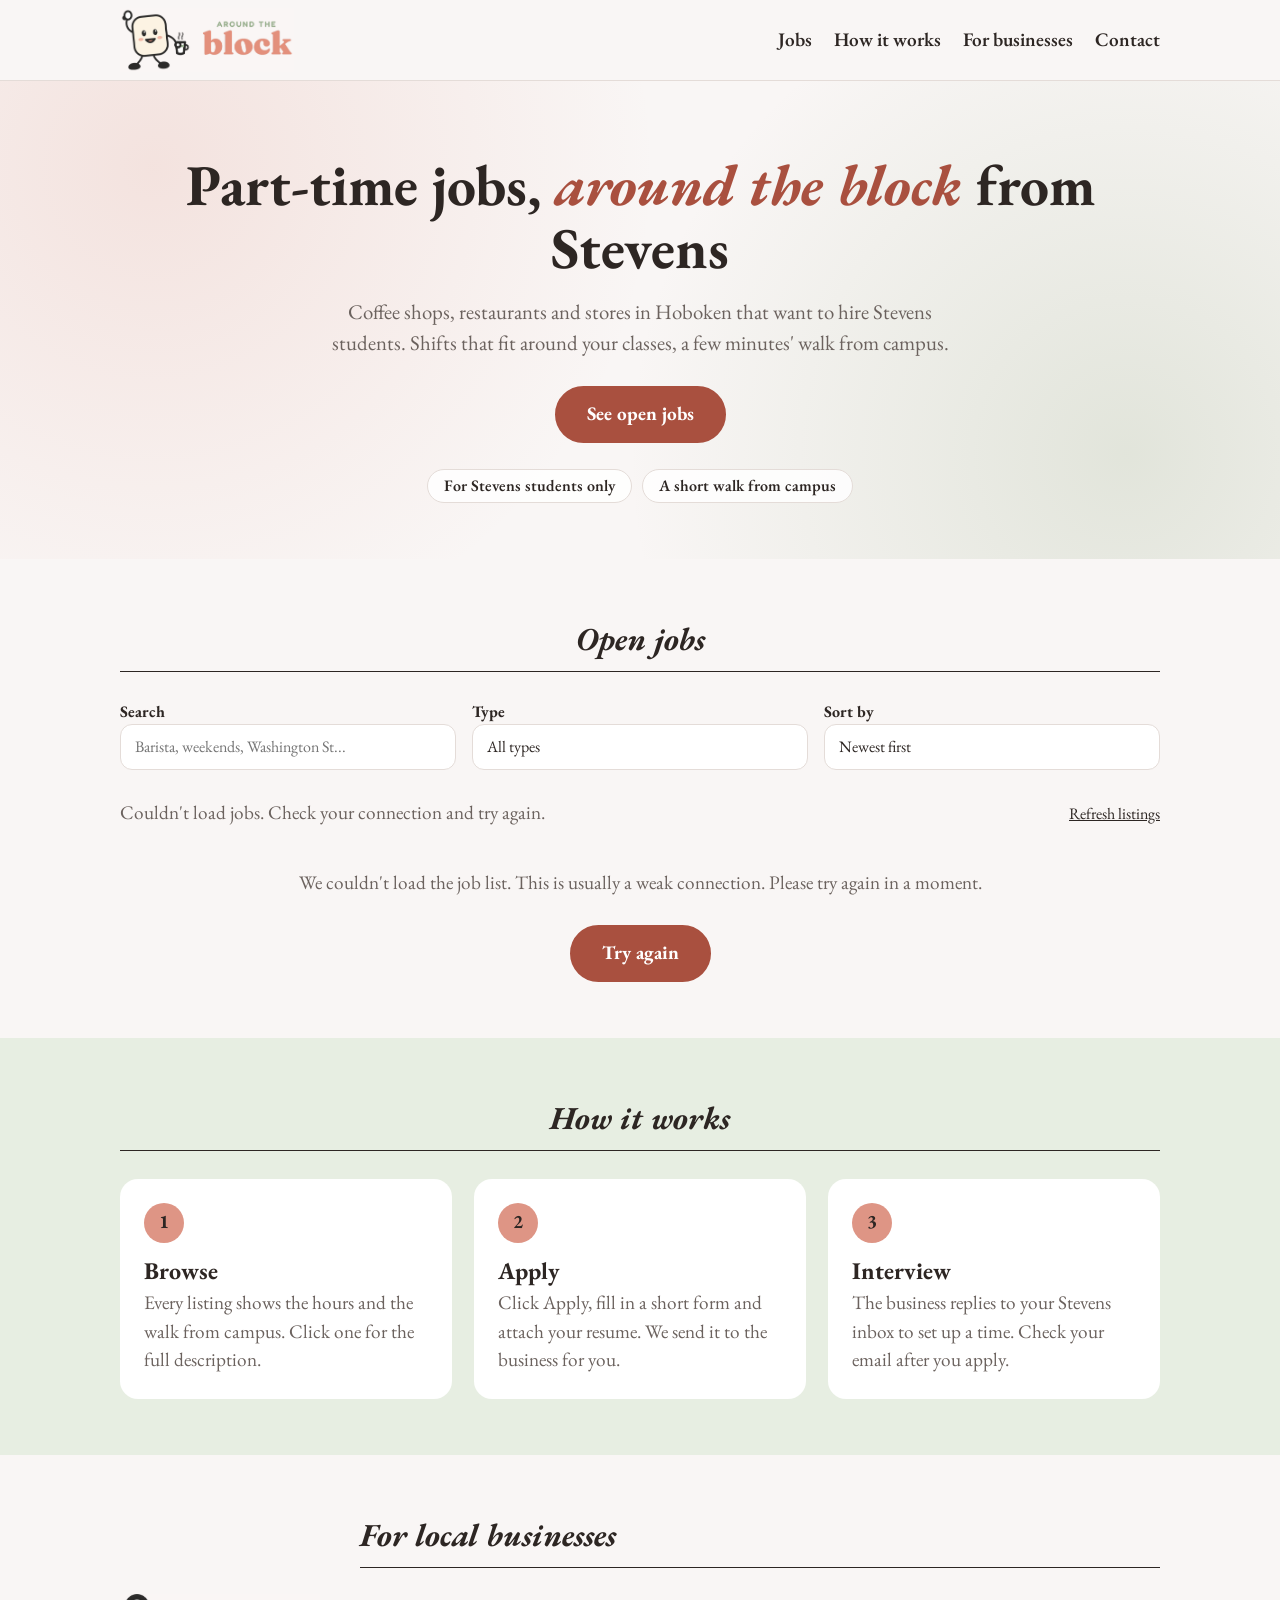
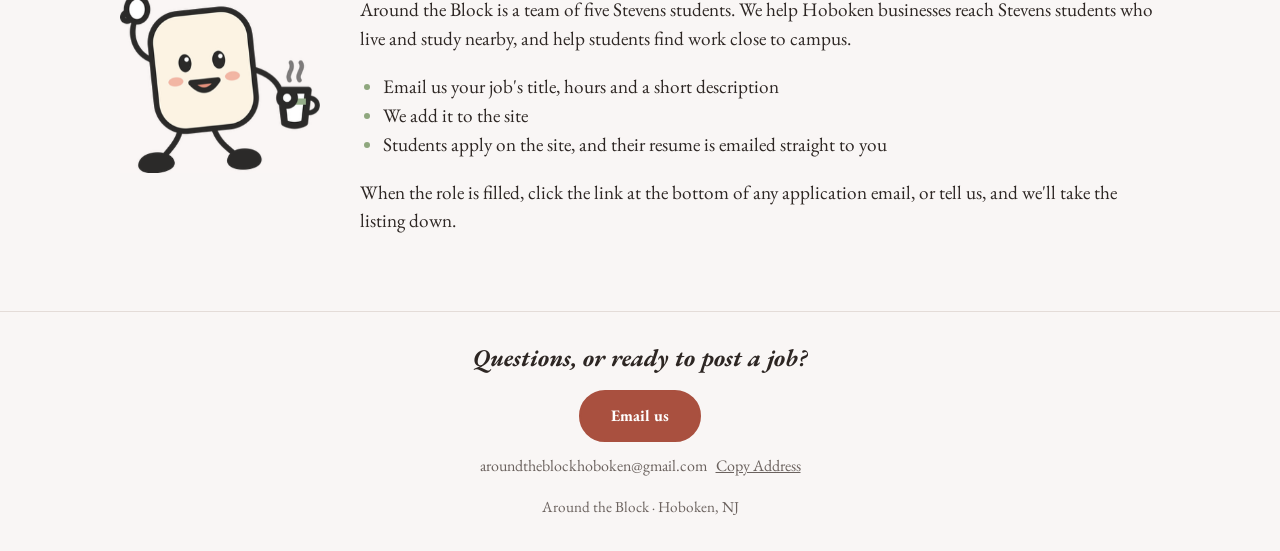
<file: index.html>
<!doctype html>
<html lang="en">
<head>
  <meta charset="utf-8">
  <meta name="viewport" content="width=device-width, initial-scale=1">
  <title>Around the Block | Part-time jobs near Stevens</title>
  <meta name="description" content="Part-time jobs at Hoboken coffee shops, restaurants and stores, a short walk from Stevens.">
  <meta property="og:title" content="Around the Block | Part-time jobs near Stevens">
  <meta property="og:description" content="Part-time jobs at Hoboken businesses, a short walk from campus.">
  <meta property="og:type" content="website">
  <meta property="og:url" content="https://aroundtheblockhoboken.com/">
  <meta property="og:site_name" content="Around the Block">
  <meta property="og:image" content="https://aroundtheblockhoboken.com/logo.png">
  <meta property="og:image:alt" content="Around the Block logo">
  <meta name="twitter:card" content="summary">
  <meta name="twitter:title" content="Around the Block | Part-time jobs near Stevens">
  <meta name="twitter:image" content="https://aroundtheblockhoboken.com/logo.png">
  <link rel="canonical" href="https://aroundtheblockhoboken.com/">
  <meta name="theme-color" content="#F9F6F5">
  <link rel="icon" href="mascot.png">
  <link rel="apple-touch-icon" href="mascot.png">
  <link rel="preconnect" href="https://fonts.googleapis.com">
  <link rel="preconnect" href="https://fonts.gstatic.com" crossorigin>
  <link href="https://fonts.googleapis.com/css2?family=EB+Garamond:ital,wght@0,400;0,600;0,700;1,400;1,600&display=swap" rel="stylesheet">
  <link rel="stylesheet" href="style.css?v=34">
</head>
<body>
  <a class="skip" href="#jobs">Skip to job listings</a>

  <header class="site-header">
    <div class="wrap header-row">
      <a href="./" class="brand" aria-label="Around the Block home">
        <img src="logo.png" alt="Around the Block" class="logo">
      </a>
      <nav aria-label="Main">
        <a href="#jobs">Jobs</a>
        <a href="#how">How it works</a>
        <a href="#businesses">For businesses</a>
        <a href="#contact">Contact</a>
      </nav>
    </div>
  </header>

  <main>
    <section class="hero">
      <div class="wrap">
        <h1>Part-time jobs, <em>around the block</em> from Stevens</h1>
        <p class="lead">Coffee shops, restaurants and stores in Hoboken that want to hire Stevens students. Shifts that fit around your classes, a few minutes' walk from campus.</p>
        <a class="btn" href="#jobs">See open jobs</a>
        <ul class="trust">
          <li>For Stevens students only</li>
          <li>A short walk from campus</li>
        </ul>
      </div>
    </section>

    <section id="jobs" class="section" aria-labelledby="jobs-title">
      <div class="wrap">
        <h2 id="jobs-title" class="section-title">Open jobs</h2>

        <div class="filters" role="search">
          <label class="field">
            <span>Search</span>
            <input id="q" type="search" placeholder="Barista, weekends, Washington St..." autocomplete="off">
          </label>
          <label class="field">
            <span>Type</span>
            <select id="type"><option value="">All types</option></select>
          </label>
          <label class="field">
            <span>Sort by</span>
            <select id="sort">
              <option value="new">Newest first</option>
              <option value="soon">Closing soonest</option>
              <option value="close">Closest to campus</option>
            </select>
          </label>
        </div>

        <div id="chips" class="chips" role="group" aria-label="Quick filters"></div>

        <div class="status-row">
          <p id="status" class="status" role="status" aria-live="polite">Loading jobs…</p>
          <button type="button" id="refresh" class="linklike">Refresh listings</button>
        </div>
        <noscript><p class="status">Turn on JavaScript to see the job listings.</p></noscript>
        <div id="list" class="grid"></div>
      </div>
    </section>

    <section id="how" class="section alt" aria-labelledby="how-title">
      <div class="wrap">
        <h2 id="how-title" class="section-title">How it works</h2>
        <ol class="steps">
          <li><strong>Browse</strong><span>Every listing shows the hours and the walk from campus. Click one for the full description.</span></li>
          <li><strong>Apply</strong><span>Click Apply and a ready-made email opens in your Stevens Outlook. Add your details, attach your resume and send.</span></li>
          <li><strong>Interview</strong><span>The business replies to your Stevens inbox to set up a time. Check your email after you apply.</span></li>
        </ol>
      </div>
    </section>

    <section id="businesses" class="section" aria-labelledby="biz-title">
      <div class="wrap biz">
          <img src="mascot.png" alt="" class="mascot" width="200">
          <div>
            <h2 id="biz-title" class="section-title left">For local businesses</h2>
            <p>Around the Block is a team of five Stevens students. We help Hoboken businesses reach Stevens students who live and study nearby, and help students find work close to campus.</p>
            <ul class="ticks">
              <li>Email us your job's title, hours and a short description</li>
              <li>We add it to the site</li>
              <li>Students apply on the site, and their resume is emailed straight to you</li>
            </ul>
            <p>When the role is filled, click the link at the bottom of any application email, or tell us, and we'll take the listing down.</p>
          </div>
      </div>
    </section>
  </main>

  <footer id="contact" class="site-footer">
    <div class="wrap">
      <h2 class="foot-title">Questions, or ready to post a job?</h2>
      <a class="btn" id="contact-btn" href="mailto:">Email us</a>
      <p class="addr-line"><span class="contact-addr"></span> <button type="button" class="linklike copy-addr">Copy Address</button></p>
      <p class="foot-small">Around the Block · Hoboken, NJ</p>
    </div>
  </footer>

  <!-- Job detail window. app.js fills #dialog-body when a listing is clicked. -->
  <dialog id="job-dialog" aria-labelledby="dialog-title">
    <div class="d-inner">
      <button type="button" class="d-close" id="dialog-close" aria-label="Close job details">&times;</button>
      <div id="dialog-body"></div>
    </div>
  </dialog>

  <script src="config.js?v=31"></script>
  <script src="app.js?v=34"></script>
  <script data-goatcounter="https://aroundtheblockhoboken.goatcounter.com/count" async src="//gc.zgo.at/count.js"></script>
</body>
</html>
</file>
<file: style.css>
/* =====================================================================
   style.css | Around the Block
   Original look: cream background, warm dark text, coral + sage, EB Garamond.
   Small improvements are marked [NEW].
   ===================================================================== */
:root {
  --bg: #F9F6F5; --card: #FFFFFF; --ink: #2D2623; --muted: #6B625E;
  --coral: #DE9585; --coral-dark: #A9503F;
  --sage: #8FA77E; --sage-light: #E7EEE2; --line: #E4DCD8; --radius: 18px;
}
* { box-sizing: border-box; }
html { scroll-behavior: smooth; -webkit-text-size-adjust: 100%; }
@media (prefers-reduced-motion: reduce) { html { scroll-behavior: auto; } .card { transition: none; } .card:hover { transform: none; } }
body { margin: 0; background: var(--bg); color: var(--ink); font-family: "EB Garamond", Georgia, serif; font-size: 1.2rem; line-height: 1.5; }
body.modal-open { overflow: hidden; }
dialog:not([open]) { display: none; }
img { max-width: 100%; height: auto; }
a { color: var(--coral-dark); }
.wrap { max-width: 1080px; margin: 0 auto; padding: 0 20px; }
.skip { position: absolute; left: -999px; }
.skip:focus { left: 16px; top: 16px; background: var(--ink); color: #fff; padding: 8px 14px; border-radius: 8px; z-index: 10; }
:focus-visible { outline: 3px solid var(--sage); outline-offset: 3px; }

/* Header */
.site-header { background: var(--bg); border-bottom: 1px solid var(--line); position: sticky; top: 0; z-index: 5; }
.header-row { display: flex; align-items: center; justify-content: space-between; gap: 16px; padding-top: 8px; padding-bottom: 8px; }
.logo { height: 64px; width: auto; display: block; }
nav { display: flex; gap: 22px; flex-wrap: wrap; }
nav a { color: var(--ink); text-decoration: none; font-weight: 600; }
nav a:hover { color: var(--coral-dark); }

/* Hero */
.hero { padding: 72px 0 56px; text-align: center; background: radial-gradient(circle at 12% 18%, rgba(222,149,133,.20), transparent 42%), radial-gradient(circle at 88% 78%, rgba(143,167,126,.22), transparent 42%); }
.hero h1 { font-size: clamp(2.2rem, 5vw, 3.6rem); line-height: 1.1; margin: 0 0 16px; font-weight: 700; }
.hero h1 em { color: var(--coral-dark); }
.lead { max-width: 620px; margin: 0 auto 28px; color: var(--muted); font-size: 1.3rem; }

.trust { list-style: none; display: flex; gap: 10px; flex-wrap: wrap; justify-content: center; margin: 26px 0 0; padding: 0; }
.trust li { background: rgba(255,255,255,.85); border: 1px solid var(--line); border-radius: 999px; padding: 4px 16px; font-size: 1rem; font-weight: 600; }

/* Buttons */
.btn { display: inline-block; background: var(--coral-dark); color: #fff; text-decoration: none; font-weight: 700; padding: 12px 30px; border-radius: 999px; border: 2px solid var(--coral-dark); font: inherit; font-weight: 700; cursor: pointer; text-align: center; }
.btn:hover { background: #8E4033; border-color: #8E4033; }
.btn.ghost { background: transparent; color: var(--coral-dark); }
.btn.ghost:hover { background: var(--coral-dark); color: #fff; }

/* Sections */
.section { padding: 56px 0; }
.section.alt { background: var(--sage-light); }
.section-title { text-align: center; font-style: italic; font-weight: 700; font-size: 2rem; margin: 0 0 28px; padding-bottom: 8px; border-bottom: 1.5px solid var(--ink); }
.section-title.left { text-align: left; }

/* Filters */
.filters { display: flex; gap: 16px; flex-wrap: wrap; margin-bottom: 12px; }
.field { display: flex; flex-direction: column; font-weight: 700; font-size: 1rem; flex: 1 1 200px; }   /* [NEW] bold labels */
.field input, .field select { -webkit-appearance: none; appearance: none; min-height: 46px; font: inherit; font-weight: 400; padding: 10px 14px; border: 1.5px solid var(--line); border-radius: 12px; background: #fff; color: var(--ink); }
.status-row { display: flex; align-items: baseline; justify-content: space-between; gap: 12px; flex-wrap: wrap; margin: 0 0 18px; }
.status { color: var(--muted); margin: 0; }
.status-row .linklike { font-size: 1rem; padding: 6px 0; }

/* Job cards */
.grid { display: grid; grid-template-columns: repeat(auto-fill, minmax(280px, 1fr)); gap: 22px; }
.card { background: var(--card); border: 1.5px solid var(--line); border-radius: var(--radius); padding: 24px; display: flex; flex-direction: column; box-shadow: 0 2px 6px rgba(45,38,35,.06); cursor: pointer; transition: border-color .15s, box-shadow .15s, transform .15s; }
.card:hover { border-color: var(--coral); box-shadow: 0 8px 20px rgba(45,38,35,.12); transform: translateY(-2px); }
.card h3 { margin: 0; font-size: 1.7rem; line-height: 1.2; font-weight: 700; }                            /* [NEW] slightly larger, bold role */
.card-link { color: var(--ink); text-decoration: none; }
.card-link:hover { color: var(--coral-dark); text-decoration: underline; }
.where { margin: 4px 0 14px; color: var(--muted); font-style: italic; }
.card .meta { margin: 0 0 6px; }
.row { display: flex; gap: 10px; align-items: flex-start; }
.ico { flex: none; width: 1.15em; height: 1.15em; margin-top: .18em; color: var(--coral-dark); }
.ico svg { width: 100%; height: 100%; stroke: currentColor; fill: none; stroke-width: 1.8; stroke-linecap: round; stroke-linejoin: round; }
.pay { font-weight: 700; color: var(--coral-dark); }                                                      /* [NEW] pay stands out */
.tags { display: flex; gap: 8px; flex-wrap: wrap; margin-bottom: 12px; }
.tag { background: var(--sage-light); color: #3F5434; border-radius: 999px; padding: 2px 12px; font-size: .95rem; font-weight: 600; }
.card .btn { margin-top: auto; }
.card .spacer { flex: 1; min-height: 14px; }
.card .posted { color: var(--muted); font-size: .95rem; margin: 10px 0 0; text-align: center; }
.empty { text-align: center; color: var(--muted); grid-column: 1 / -1; }
.empty .btn { margin-top: 8px; }

/* [NEW] Job detail window */
dialog { border: 0; padding: 0; border-radius: var(--radius); width: min(640px, calc(100% - 24px)); max-height: calc(100% - 24px); background: var(--card); color: var(--ink); box-shadow: 0 20px 60px rgba(45,38,35,.35); }
dialog::backdrop { background: rgba(45,38,35,.55); }
.d-inner { padding: 32px; position: relative; }
.d-close { position: absolute; top: 12px; right: 12px; width: 44px; height: 44px; border-radius: 50%; border: 1.5px solid var(--line); background: #fff; font-size: 1.6rem; line-height: 1; cursor: pointer; color: var(--ink); }
.d-close:hover { background: var(--sage-light); }
.d-head h2 { margin: 0 44px 0 0; font-size: 2.2rem; line-height: 1.1; font-weight: 700; }
.facts { display: grid; grid-template-columns: repeat(auto-fit, minmax(150px, 1fr)); gap: 12px; margin: 18px 0; }
.facts div { background: var(--bg); border-radius: 12px; padding: 10px 14px; }
.facts dt { font-size: .95rem; color: var(--muted); }
.facts dd { margin: 0; font-weight: 700; }
.d-apply { margin: 22px 0; padding: 20px; background: var(--sage-light); border-radius: 14px; }
.d-apply h3 { margin: 0 0 6px; font-size: 1.4rem; }
.d-apply .btn { margin-top: 6px; }
.apply-note { color: var(--muted); font-size: 1rem; margin: 10px 0 0; max-width: 62ch; }
.d-desc h3 { margin: 0 0 6px; font-size: 1.4rem; }
.d-desc p { margin: 0 0 10px; max-width: 62ch; }
.msg-preview { margin-top: 14px; font-size: 1rem; }
.msg-preview summary { cursor: pointer; font-weight: 700; color: var(--coral-dark); padding: 6px 0; }
.msg-preview pre { white-space: pre-wrap; word-wrap: break-word; font: inherit; font-size: .98rem; background: #fff; border: 1px solid var(--line); border-radius: 12px; padding: 12px 14px; margin: 8px 0 10px; }
.btn.small { padding: 8px 18px; font-size: 1rem; }
.d-actions { display: flex; gap: 12px; flex-wrap: wrap; margin-top: 22px; }

/* [NEW] Basic pop-up for older iPhones/iPads that lack <dialog> */
dialog.dlg-fallback[open] { position: fixed; top: 50%; left: 50%; transform: translate(-50%, -50%); margin: 0; z-index: 100; overflow-y: auto; box-shadow: 0 0 0 100vmax rgba(45,38,35,.55); }

/* How it works */
.steps { list-style: none; counter-reset: s; padding: 0; margin: 0; display: grid; grid-template-columns: repeat(auto-fit, minmax(220px, 1fr)); gap: 22px; }
.steps li { counter-increment: s; background: #fff; border-radius: var(--radius); padding: 24px; }
.steps li::before { content: counter(s); display: inline-grid; place-items: center; width: 40px; height: 40px; border-radius: 50%; background: var(--coral); color: var(--ink); font-weight: 700; margin-bottom: 10px; }
.steps strong { display: block; font-size: 1.5rem; }
.steps span { color: var(--muted); }

/* Businesses */
.biz { display: grid; grid-template-columns: 200px 1fr; gap: 40px; align-items: center; }
.ticks { padding-left: 1.2em; }
.ticks li::marker { color: var(--sage); }

.linklike { background: none; border: 0; padding: 0; font: inherit; color: var(--coral-dark); text-decoration: underline; cursor: pointer; }

/* Footer */
.site-footer p { margin: 4px 0; }
.site-footer { border-top: 1px solid var(--line); padding: 28px 0; color: var(--muted); text-align: center; font-size: 1rem; }

@media (max-width: 640px) {
  .header-row { flex-direction: column; }
  .logo { height: 52px; }
  .biz { grid-template-columns: 1fr; text-align: center; }
  .biz .mascot { margin: 0 auto; width: 150px; }
  .section-title.left { text-align: center; }
  .ticks { text-align: left; display: inline-block; }
  /* [NEW] Job window slides up from the bottom on phones */
  dialog { margin: auto 0 0; width: 100%; max-width: 100%; max-height: 92%; border-radius: 22px 22px 0 0; }
  .d-inner { padding: 24px 18px calc(28px + env(safe-area-inset-bottom, 0px)); }
  .d-head h2 { font-size: 1.9rem; }
  .d-actions .btn { flex: 1 1 100%; }
  dialog.dlg-fallback[open] { top: auto; bottom: 0; left: 0; transform: none; }
}

/* Sheet check panel (only shows when ?check=1 is added to the address) */
.check { background: var(--sage-light); border-radius: 14px; padding: 16px 20px; margin: 0 0 22px; }
.check h3 { margin: 0 0 6px; }
.check .meta { margin: 0 0 4px; font-size: 1rem; word-break: break-word; }
.site-footer .fine { font-size: .9rem; max-width: 640px; margin: 8px auto 0; }

/* Quick filters and saved jobs */
.chips { display: flex; gap: 10px; flex-wrap: wrap; margin: 6px 0 14px; }
.chip { font: inherit; font-size: 1rem; font-weight: 600; border: 1.5px solid var(--line); background: #fff; color: var(--ink); border-radius: 999px; padding: 8px 16px; min-height: 44px; cursor: pointer; }
.chip:hover { border-color: var(--coral); }
.chip.on { background: var(--coral-dark); border-color: var(--coral-dark); color: #fff; }
.card-top { display: flex; gap: 8px; align-items: flex-start; margin-bottom: 4px; }
.titles { min-width: 0; flex: 1; }
.save:not(.save-text) { flex: none; width: 44px; height: 44px; margin: -8px -10px 0 0; border: 0; background: transparent; color: var(--coral-dark); display: grid; place-items: center; cursor: pointer; border-radius: 50%; }
.save:not(.save-text):hover { background: var(--sage-light); }
.save svg { width: 24px; height: 24px; stroke: currentColor; fill: none; stroke-width: 1.8; stroke-linejoin: round; }
.save.on svg { fill: currentColor; }
.know { margin: 0 0 6px; }
.site { margin: 12px 0 0; }
.addr-line { margin-top: 14px; font-size: 1rem; color: var(--muted); }
.addr-line .linklike { margin-left: 6px; }
.about { max-width: 720px; text-align: center; }
.about p { font-size: 1.15rem; }
.biz .btn + .btn { margin-left: 8px; }
.about-sub { font-style: italic; font-size: 1.4rem; margin: 28px 0 14px; }
.stats { list-style: none; padding: 0; margin: 0 0 8px; display: grid; grid-template-columns: repeat(3, 1fr); gap: 14px; }
.stats li { background: #fff; border: 1px solid var(--line); border-radius: var(--radius); padding: 18px 12px; }
.stats strong { display: block; font-size: 2.2rem; color: var(--coral-dark); line-height: 1.1; }
.stats span { font-size: 1.05rem; color: var(--muted); }
@media (max-width: 640px) { .stats { grid-template-columns: 1fr; } }
.foot-title { font-style: italic; font-size: 1.5rem; margin: 0 0 14px; color: var(--ink); }
.site-footer .addr-line { margin: 12px 0 4px; }
.site-footer .foot-small { margin-top: 18px; font-size: .95rem; }

/* Optional business logo on a card (only used if the sheet has a Logo column) */
.card-logo { flex: none; width: 48px; height: 48px; border-radius: 12px; border: 1px solid var(--line); background: #fff; object-fit: contain; }
@media (max-width: 480px) { nav { gap: 6px 14px; justify-content: center; } nav a { font-size: 1rem; } .header-row { flex-wrap: wrap; justify-content: center; gap: 6px; } }

.tag.soon { background: #F7E0DA; color: var(--coral-dark); }
section[id] { scroll-margin-top: 84px; }

.row.closes { margin: 10px 0 2px; font-weight: 700; }
.row.closes.soon { color: var(--coral-dark); }
.row.dir { margin: 2px 0 12px; font-weight: 700; }
.row.dir a { color: var(--coral-dark); }
.d-shifts { margin: 14px 0; }
.d-shifts h3 { margin: 0 0 4px; font-size: 1.4rem; }
.shift-list { margin: 6px 0 0; padding-left: 1.2em; }
.shift-list li { margin: 0 0 4px; }
.shift-list li::marker { color: var(--sage); }
.d-sub { margin: 18px 0 4px; font-size: 1.2rem; }
.d-list { margin: 4px 0 10px; padding-left: 1.2em; }
.d-list li { margin: 0 0 6px; }
.d-list li::marker { color: var(--sage); }
.posted-line { color: var(--muted); margin: 0 0 6px; }
.shift-list { list-style: none; padding-left: 0; }
.shift-list li { padding: 8px 0; border-bottom: 1px solid var(--line); }
.shift-list li:last-child { border-bottom: 0; }
.shift-list li.shift { display: flex; flex-wrap: wrap; gap: 2px 16px; }
.shift-list .sd { min-width: 11.5em; }
.shift-list .st { color: var(--ink); }

/* Job window: even spacing for the info rows and a tidy two-column shift list */
.row.closes, .row.pay, .row.dir { margin: 0 0 8px; }
.posted-line { margin: 4px 0 14px; }
.d-shifts { margin: 6px 0 16px; }
.d-shifts h3 { margin: 0 0 2px; }
.d-shifts > .meta { margin: 0 0 6px; }
.shift-list li.shift { display: grid; grid-template-columns: 11em 1fr; gap: 0 16px; align-items: start; padding: 10px 0; }
.shift-list .sd { min-width: 0; }
.shift-list .st .t { display: block; }
@media (max-width: 520px) { .shift-list li.shift { grid-template-columns: 1fr; gap: 2px; } }

/* ===== [NEW] Automatic apply form ===== */
[hidden] { display: none !important; }
.apply-flow .btn.full { width: 100%; }
.apply-note.first { margin-top: 0; }
.auto-form { margin-top: 14px; }
.af-field { margin: 12px 0 0; min-width: 0; }
.af-field label { display: block; font-weight: 700; font-size: 1rem; margin-bottom: 4px; }
.af-field .opt { font-weight: 400; color: var(--muted); }
.af-two { display: grid; grid-template-columns: 1fr 1fr; gap: 12px; }
.af-field input, .af-field select, .af-field textarea, .code-input {
  width: 100%; font: inherit; font-size: 1.05rem; padding: 10px 14px; border: 1px solid var(--line);
  border-radius: 12px; background: #fff; color: var(--ink);
}
.af-field input[type="file"] { border: 2px dashed var(--coral); background: #FBF2EF; padding: 12px; font-size: 1rem; }
.af-field textarea { resize: vertical; }
.af-trap { position: absolute; left: -9999px; width: 1px; height: 1px; overflow: hidden; }
.af-code h4, .apply-done h4 { margin: 0 0 6px; font-size: 1.35rem; }
.code-input { text-align: center; letter-spacing: .5em; font-size: 1.6rem; margin-top: 6px; }
.apply-msg { min-height: 1.4em; margin: 12px 0 0; font-size: 1rem; color: var(--muted); }
.apply-msg.err { color: #9B3A2A; font-weight: 700; }
.af-actions { display: flex; align-items: center; gap: 18px; flex-wrap: wrap; margin-top: 6px; }
.af-actions .btn { flex: 1 1 220px; }
.af-actions .btn[disabled] { opacity: .6; cursor: default; }
.cancel { font-size: 1rem; }
.apply-done { text-align: center; padding: 6px 0 2px; }
.check-badge { width: 60px; height: 60px; border-radius: 50%; background: #fff; color: #4d6a3c; font-size: 1.9rem; display: grid; place-items: center; margin: 4px auto 10px; }
.next-steps { list-style: none; padding: 0; margin: 14px 0 6px; text-align: left; }
.next-steps li { padding: 8px 0; border-top: 1px solid rgba(45,38,35,.12); font-size: 1.05rem; }
.alt-mail { margin-top: 14px; font-size: 1rem; }
.alt-mail > summary { cursor: pointer; font-weight: 700; color: var(--coral-dark); padding: 6px 0; }
@media (max-width: 480px) { .af-two { grid-template-columns: 1fr; gap: 0; } }

/* Businesses: what you receive (matches How it works) */
.biz-sub { font-size: 1.35rem; margin: 22px 0 12px; }
.biz-steps { list-style: none; counter-reset: b; padding: 0; margin: 0; display: grid; grid-template-columns: repeat(2, 1fr); gap: 14px; text-align: left; }
.biz-steps li { counter-increment: b; background: #fff; border-radius: var(--radius); padding: 16px 18px; }
.biz-steps li::before { content: counter(b); display: inline-grid; place-items: center; width: 32px; height: 32px; border-radius: 50%; background: var(--coral); color: var(--ink); font-weight: 700; font-size: 1rem; margin-bottom: 6px; }
.biz-steps strong { display: block; font-size: 1.2rem; line-height: 1.25; }
.biz-steps span { display: block; color: var(--muted); font-size: 1rem; margin-top: 2px; }
@media (max-width: 640px) { .biz-steps { grid-template-columns: 1fr; } }
</file>
